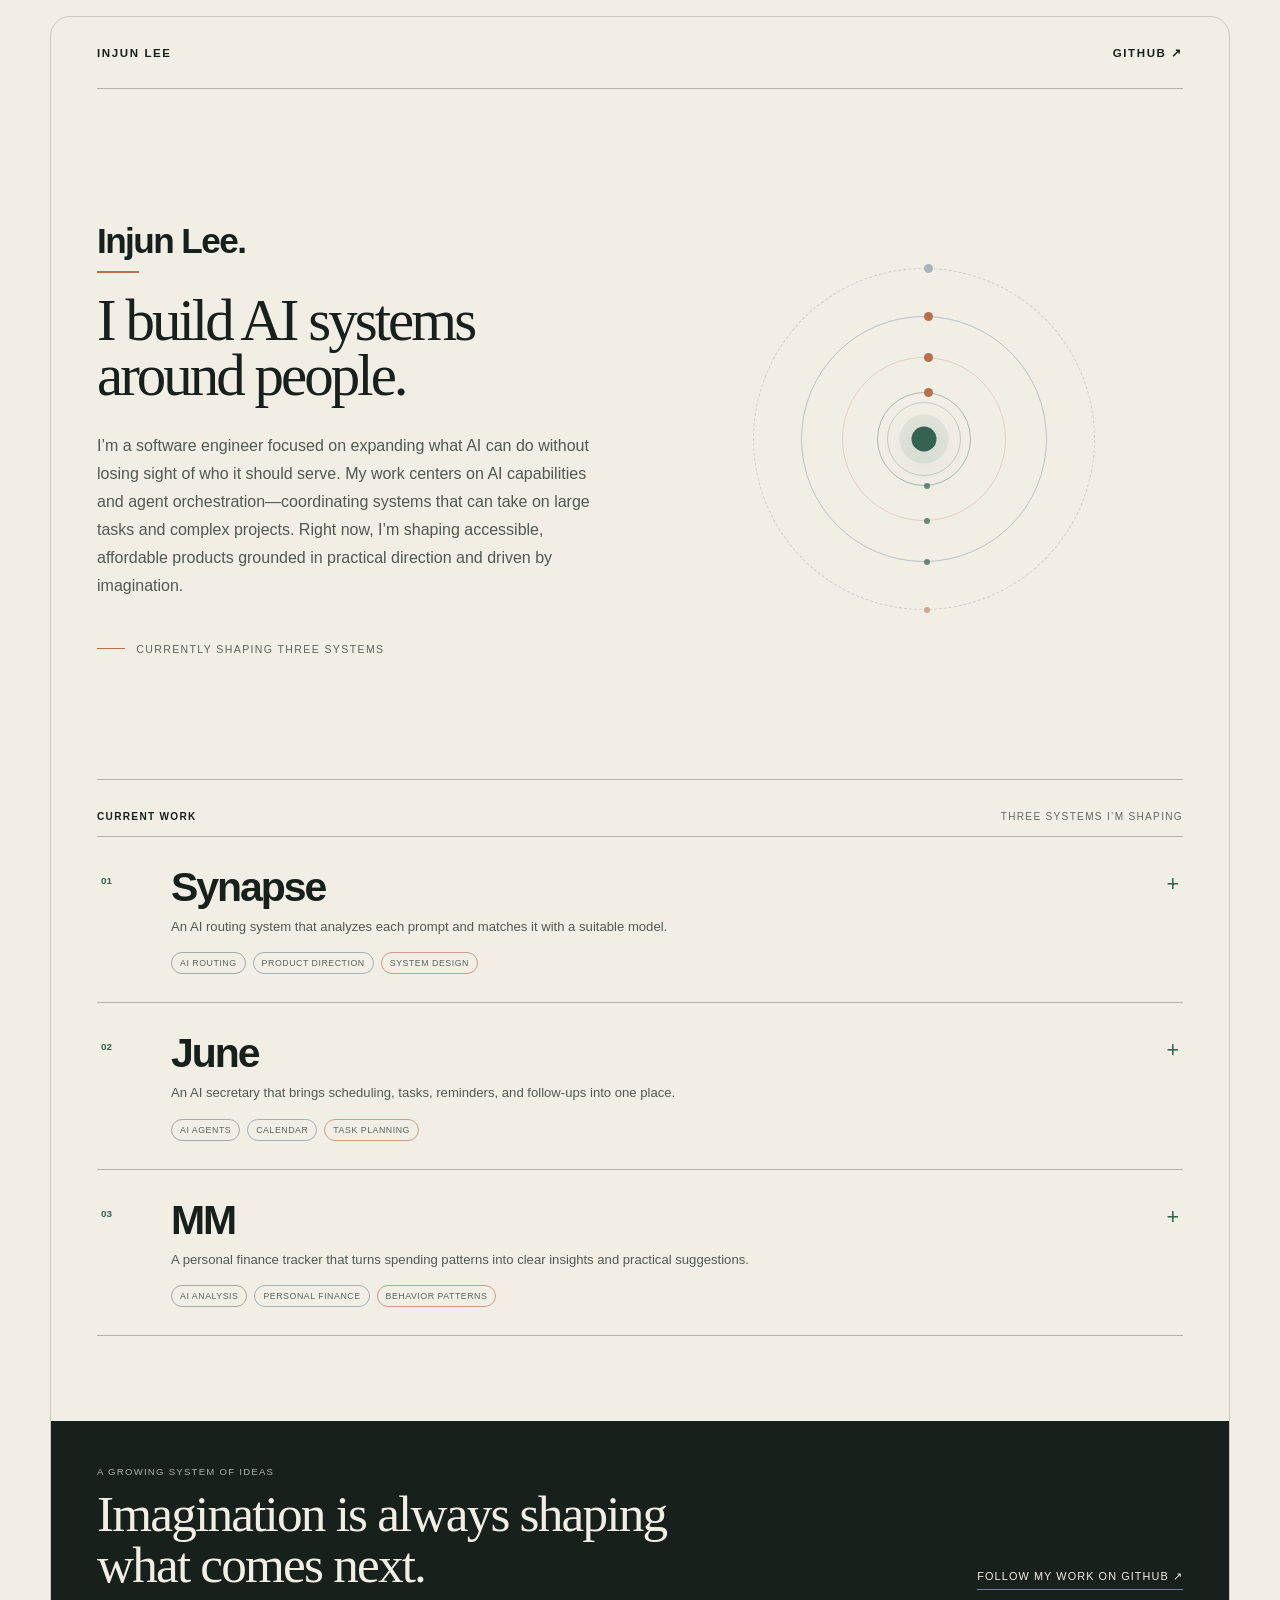
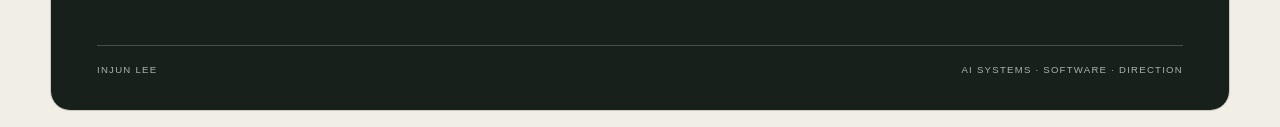
<file: site/index.html>
<!doctype html>
<html lang="en">
<head>
  <meta charset="utf-8">
  <meta http-equiv="Content-Security-Policy" content="default-src 'none'; script-src 'self'; style-src 'self'; img-src 'self'; font-src 'self'; connect-src 'none'; object-src 'none'; base-uri 'none'; form-action 'none'; frame-src 'none'; media-src 'none'; worker-src 'none'; manifest-src 'none'">
  <meta name="referrer" content="no-referrer">
  <meta name="viewport" content="width=device-width, initial-scale=1">
  <meta name="description" content="Injun Lee shapes human-centered AI systems through product direction, agent orchestration, and careful software engineering.">
  <title>Injun Lee — AI Systems</title>
  <link rel="icon" href="assets/favicon.svg" type="image/svg+xml">
  <link rel="stylesheet" href="styles.css">
  <script src="script.js" defer></script>
</head>
<body>
  <a class="skip-link" href="#current-work">Skip to current work</a>
  <main class="site-shell">
    <nav class="site-nav" aria-label="Primary">
      <a class="identity" href="#top">Injun Lee</a>
      <a href="https://github.com/June74" target="_blank" rel="noopener noreferrer">GitHub <span aria-hidden="true">↗</span></a>
    </nav>

    <header class="hero" id="top">
      <div class="hero-copy">
        <h1><span class="hero-name">Injun Lee.</span><span class="hero-thesis-line">I build AI systems</span><span class="hero-thesis-line">around people.</span></h1>
        <p>I’m a software engineer focused on expanding what AI can do without losing sight of who it should serve. My work centers on AI capabilities and agent orchestration—coordinating systems that can take on large tasks and complex projects. Right now, I’m shaping accessible, affordable products grounded in practical direction and driven by imagination.</p>
        <a class="hero-jump" href="#current-work">Currently shaping three systems</a>
      </div>
      <div class="solar-system" role="img" aria-label="An abstract central intelligence with signals orbiting at several distances">
        <span class="orbit orbit-four"></span><span class="orbit orbit-three"></span>
        <span class="orbit orbit-two"></span><span class="orbit orbit-one"></span>
        <span class="core-halo"></span><span class="core"></span>
      </div>
    </header>

    <section class="work-section" id="current-work" aria-labelledby="work-heading">
      <div class="section-heading"><h2 id="work-heading">Current work</h2><p>Three systems I’m shaping</p></div>

      <details class="project" data-project="synapse">
        <summary class="project-summary">
          <span class="project-number">01</span>
          <span class="project-copy"><span class="project-name">Synapse</span><span class="project-line">An AI routing system that analyzes each prompt and matches it with a suitable model.</span><span class="topics"><span>AI routing</span><span>Product direction</span><span>System design</span></span></span>
          <span class="project-plus" aria-hidden="true">+</span>
        </summary>
        <div class="project-panel">
          <figure class="project-visual synapse-visual" aria-labelledby="synapse-caption">
            <figcaption id="synapse-caption"><span>A glimpse of the routing flow</span><span>Illustrative system view</span></figcaption>
            <svg class="synapse-diagram" viewBox="0 0 570 220" role="img" aria-label="A prompt enters a router, four aligned model choices appear, and one selected model produces an answer">
              <rect class="diagram-box prompt-box" x="18" y="82" width="112" height="56" rx="9"/>
              <text x="33" y="103" class="diagram-label">PROMPT</text><text x="33" y="122">Plan my week...</text>
              <path class="route route-inbound route-selected" d="M130 110 C151 110 161 110 181 110"/>
              <rect class="router-box" x="181" y="72" width="86" height="76" rx="12"/>
              <text x="202" y="105" class="router-label">ROUTER</text><text x="196" y="123" class="router-subtitle">analyze · match</text>
              <path class="route route-a" d="M267 110 C289 74 303 34 330 33"/>
              <path class="route route-b route-selected" d="M267 110 C290 92 304 76 330 75"/>
              <path class="route route-c" d="M267 110 C290 117 305 118 330 117"/>
              <path class="route route-d" d="M267 110 C290 144 305 159 330 159"/>
              <rect class="diagram-box" x="330" y="18" width="76" height="30" rx="7"/><text x="348" y="37">MODEL A</text>
              <rect class="model-selected" x="330" y="60" width="76" height="30" rx="7"/><text x="348" y="79" class="diagram-label">MODEL B</text>
              <rect class="diagram-box" x="330" y="102" width="76" height="30" rx="7"/><text x="348" y="121">MODEL C</text>
              <rect class="diagram-box" x="330" y="144" width="76" height="30" rx="7"/><text x="348" y="163">MODEL D</text>
              <path class="route route-answer route-selected" d="M406 75 C427 75 438 95 456 103"/>
              <rect class="answer-box" x="456" y="78" width="96" height="58" rx="9"/>
              <text x="472" y="99" class="diagram-label">ANSWER</text><text x="472" y="119" class="answer-copy">Your plan is...</text>
            </svg>
          </figure>
        </div>
      </details>

      <details class="project" data-project="june">
        <summary class="project-summary">
          <span class="project-number">02</span>
          <span class="project-copy"><span class="project-name">June</span><span class="project-line">An AI secretary that brings scheduling, tasks, reminders, and follow-ups into one place.</span><span class="topics"><span>AI agents</span><span>Calendar</span><span>Task planning</span></span></span>
          <span class="project-plus" aria-hidden="true">+</span>
        </summary>
        <div class="project-panel">
          <figure class="project-visual june-visual" aria-labelledby="june-caption">
            <figcaption id="june-caption"><span>A week taking shape</span><span>Calendar and follow-through</span><span class="diagram-description">An illustrative weekly calendar pairs planned events with follow-through tasks.</span></figcaption>
            <div class="june-layout" aria-hidden="true">
              <div class="calendar-card"><div class="mini-heading"><span>Weekly calendar</span><span>May 11–15</span></div>
                <div class="schedule-grid"><span></span><span>MON</span><span>TUE</span><span>WED</span><span>THU</span><span>FRI</span>
                  <span class="time">9:00</span><span class="slot"><span class="calendar-event event-one">Plan week</span></span><span class="slot"></span><span class="slot"><span class="calendar-event copper event-two">Review</span></span><span class="slot"></span><span class="slot"></span>
                  <span class="time">11:00</span><span class="slot"></span><span class="slot"><span class="calendar-event slate event-three">Focus</span></span><span class="slot"></span><span class="slot"></span><span class="slot"></span>
                  <span class="time">1:00</span><span class="slot"></span><span class="slot"></span><span class="slot"></span><span class="slot"><span class="calendar-event event-four">Calendar sync</span></span><span class="slot"></span>
                  <span class="time">3:00</span><span class="slot"></span><span class="slot"></span><span class="slot"></span><span class="slot"></span><span class="slot"><span class="calendar-event copper event-five">Follow-up</span></span>
                </div>
              </div>
              <div class="todo-card"><div class="mini-heading"><span>To-do</span><span>4 items</span></div><p class="task task-one">Confirm appointment</p><p class="task task-two">Prepare weekly plan</p><p class="task task-three">Send follow-up</p><p class="task task-four">Block focus time</p></div>
            </div>
          </figure>
        </div>
      </details>

      <details class="project" data-project="mm">
        <summary class="project-summary">
          <span class="project-number">03</span>
          <span class="project-copy"><span class="project-name">MM</span><span class="project-line">A personal finance tracker that turns spending patterns into clear insights and practical suggestions.</span><span class="topics"><span>AI analysis</span><span>Personal finance</span><span>Behavior patterns</span></span></span>
          <span class="project-plus" aria-hidden="true">+</span>
        </summary>
        <div class="project-panel">
          <figure class="project-visual mm-visual" aria-labelledby="mm-caption">
            <figcaption id="mm-caption"><span>Patterns become practical suggestions</span><span>Illustrative sample values</span><span class="diagram-description">A sample spending chart pairs the weekly budget with practical suggestions.</span></figcaption>
            <div class="mm-layout" aria-hidden="true">
              <div class="chart-card"><div class="mini-heading"><span>Daily spending</span><span>This week · $300</span></div>
                <svg class="spending-chart" data-daily-spending="20 35 25 90 45 55 30" viewBox="0 0 300 135"><line class="chart-grid" x1="28" y1="20" x2="290" y2="20"/><line class="chart-grid" x1="28" y1="58" x2="290" y2="58"/><line class="chart-grid" x1="28" y1="96" x2="290" y2="96"/><text x="3" y="23">$120</text><text x="9" y="61">$60</text><text x="15" y="99">$0</text><text x="28" y="120">M</text><text x="68" y="120">T</text><text x="108" y="120">W</text><text x="148" y="120">T</text><text x="188" y="120">F</text><text x="228" y="120">S</text><text x="271" y="120">S</text><path class="spending-path" d="M31 83.33 L71 73.83 L111 80.17 L151 39 L191 67.5 L231 61.17 L274 77"/><circle class="chart-point" cx="151" cy="39" r="4"/></svg>
                <div class="budget-copy"><span>Weekly plan: $500 · spent: $300</span><strong>$200 remaining</strong></div><div class="budget-track"><span class="budget-fill"></span></div>
              </div>
              <div class="insights-card"><div class="mini-heading"><span>Suggestions</span><span>2 patterns</span></div><p class="insight-card insight-one"><strong>Dining · $86 this week</strong>Try two home-cooked meals next week.</p><p class="insight-card insight-two"><strong>Weekly balance</strong>You have $200 left from your $500 plan.</p></div>
            </div>
          </figure>
        </div>
      </details>
    </section>

    <footer class="site-footer"><div><p>A growing system of ideas</p><h2>Imagination is always shaping what comes next.</h2></div><a href="https://github.com/June74" target="_blank" rel="noopener noreferrer">Follow my work on GitHub <span aria-hidden="true">↗</span></a><p class="footer-meta"><span>Injun Lee</span><span>AI systems · software · direction</span></p></footer>
  </main>
</body>
</html>
</file>
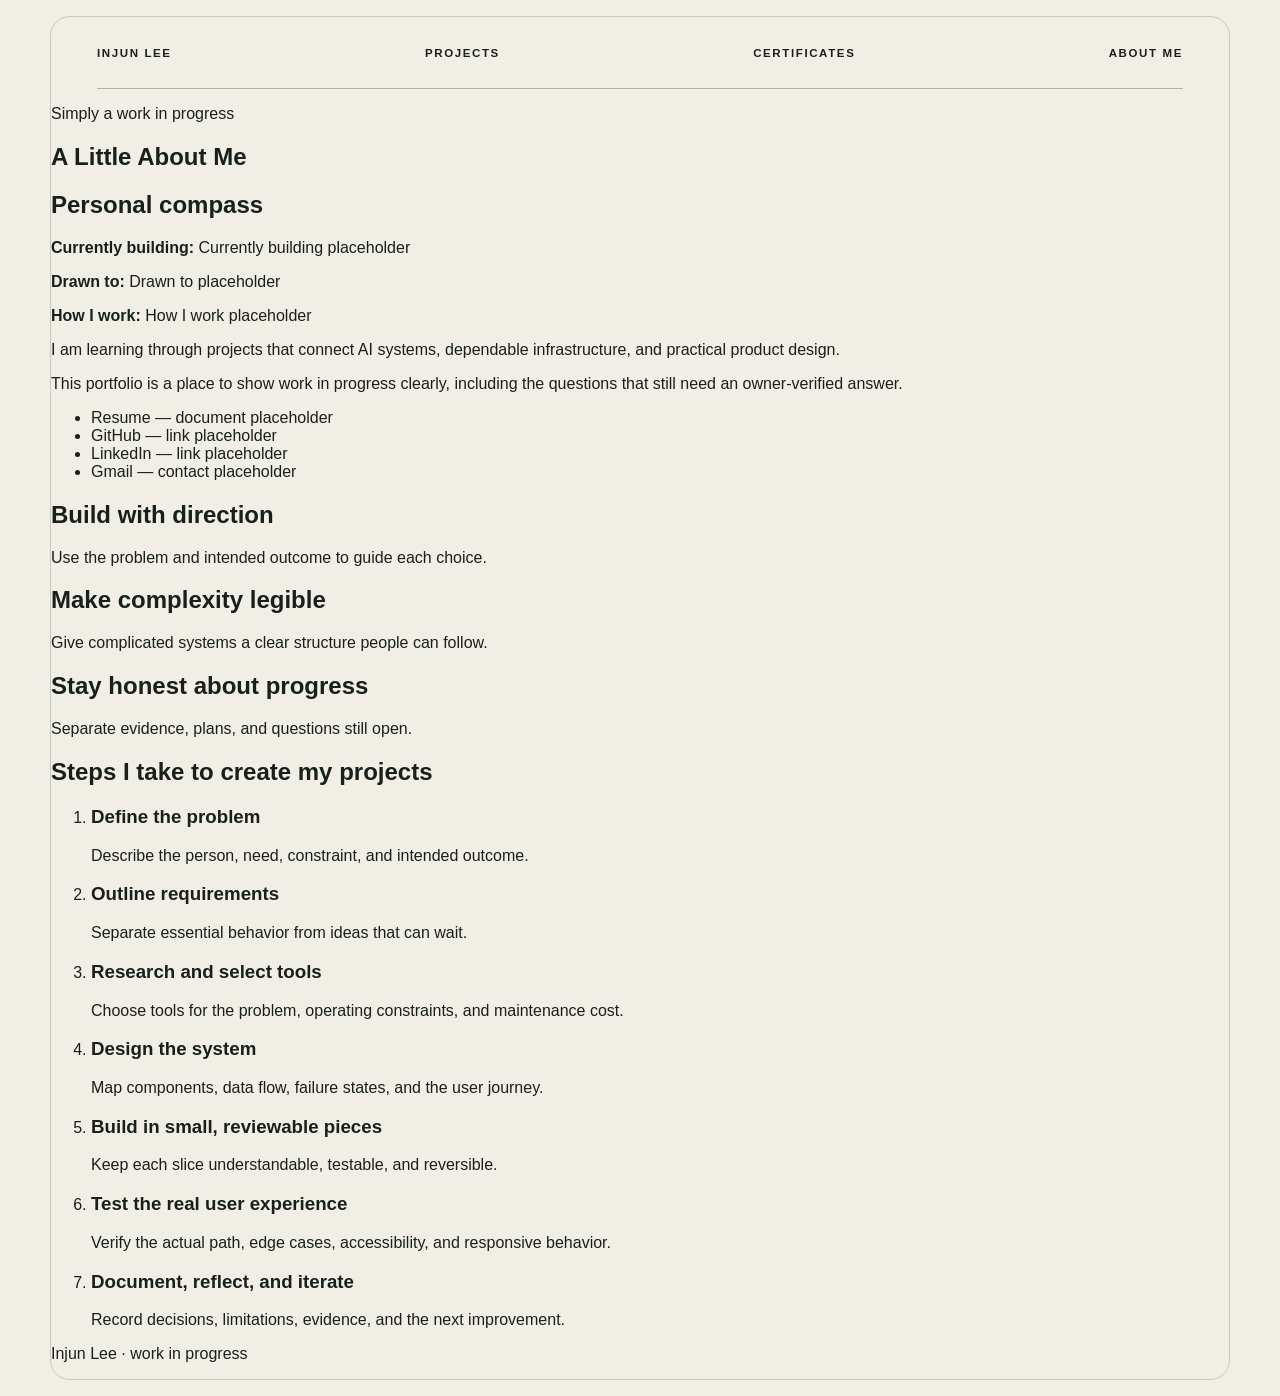
<file: site/about/index.html>
<!doctype html>
<html lang="en">
<head>
  <meta charset="utf-8">
  <meta http-equiv="Content-Security-Policy" content="default-src 'none'; script-src 'self'; style-src 'self'; img-src 'self'; font-src 'self'; connect-src 'none'; object-src 'none'; base-uri 'none'; form-action 'none'; frame-src 'none'; media-src 'none'; worker-src 'none'; manifest-src 'none'">
  <meta name="referrer" content="no-referrer">
  <meta name="viewport" content="width=device-width, initial-scale=1">
  <meta name="description" content="About Injun Lee and the project workflow he uses.">
  <title>About Me — Injun Lee</title>
  <link rel="icon" href="../assets/favicon.svg" type="image/svg+xml">
  <link rel="stylesheet" href="../styles.css">
  <script src="../script.js" defer></script>
</head>
<body>
  <a class="skip-link" href="#main-content">Skip to main content</a>
  <main class="site-shell about-page" id="main-content">
    <nav class="site-nav" aria-label="Primary"><a class="identity" href="../">Injun Lee</a><a href="../projects/">Projects</a><a href="../certificates/">Certificates</a><a href="./">About Me</a></nav>
    <section class="about-introduction" aria-labelledby="about-heading">
      <div><p class="eyebrow">Simply a work in progress</p><h1 id="about-heading">A Little About Me</h1><aside class="personal-compass"><h2>Personal compass</h2><p><strong>Currently building:</strong> Currently building placeholder</p><p><strong>Drawn to:</strong> Drawn to placeholder</p><p><strong>How I work:</strong> How I work placeholder</p></aside></div>
      <div><p>I am learning through projects that connect AI systems, dependable infrastructure, and practical product design.</p><p>This portfolio is a place to show work in progress clearly, including the questions that still need an owner-verified answer.</p><ul class="destination-list" aria-label="Public destination placeholders"><li><span>Resume — document placeholder</span></li><li><span>GitHub — link placeholder</span></li><li><span>LinkedIn — link placeholder</span></li><li><span>Gmail — contact placeholder</span></li></ul></div>
    </section>
    <section class="values" aria-label="Working values"><article><h2>Build with direction</h2><p>Use the problem and intended outcome to guide each choice.</p></article><article><h2>Make complexity legible</h2><p>Give complicated systems a clear structure people can follow.</p></article><article><h2>Stay honest about progress</h2><p>Separate evidence, plans, and questions still open.</p></article></section>
    <section class="workflow" aria-labelledby="workflow-heading"><h2 id="workflow-heading">Steps I take to create my projects</h2><ol>
      <li><h3>Define the problem</h3><p>Describe the person, need, constraint, and intended outcome.</p></li>
      <li><h3>Outline requirements</h3><p>Separate essential behavior from ideas that can wait.</p></li>
      <li><h3>Research and select tools</h3><p>Choose tools for the problem, operating constraints, and maintenance cost.</p></li>
      <li><h3>Design the system</h3><p>Map components, data flow, failure states, and the user journey.</p></li>
      <li><h3>Build in small, reviewable pieces</h3><p>Keep each slice understandable, testable, and reversible.</p></li>
      <li><h3>Test the real user experience</h3><p>Verify the actual path, edge cases, accessibility, and responsive behavior.</p></li>
      <li><h3>Document, reflect, and iterate</h3><p>Record decisions, limitations, evidence, and the next improvement.</p></li>
    </ol></section>
    <footer class="page-footer"><p>Injun Lee · work in progress</p></footer>
  </main>
</body>
</html>
</file>
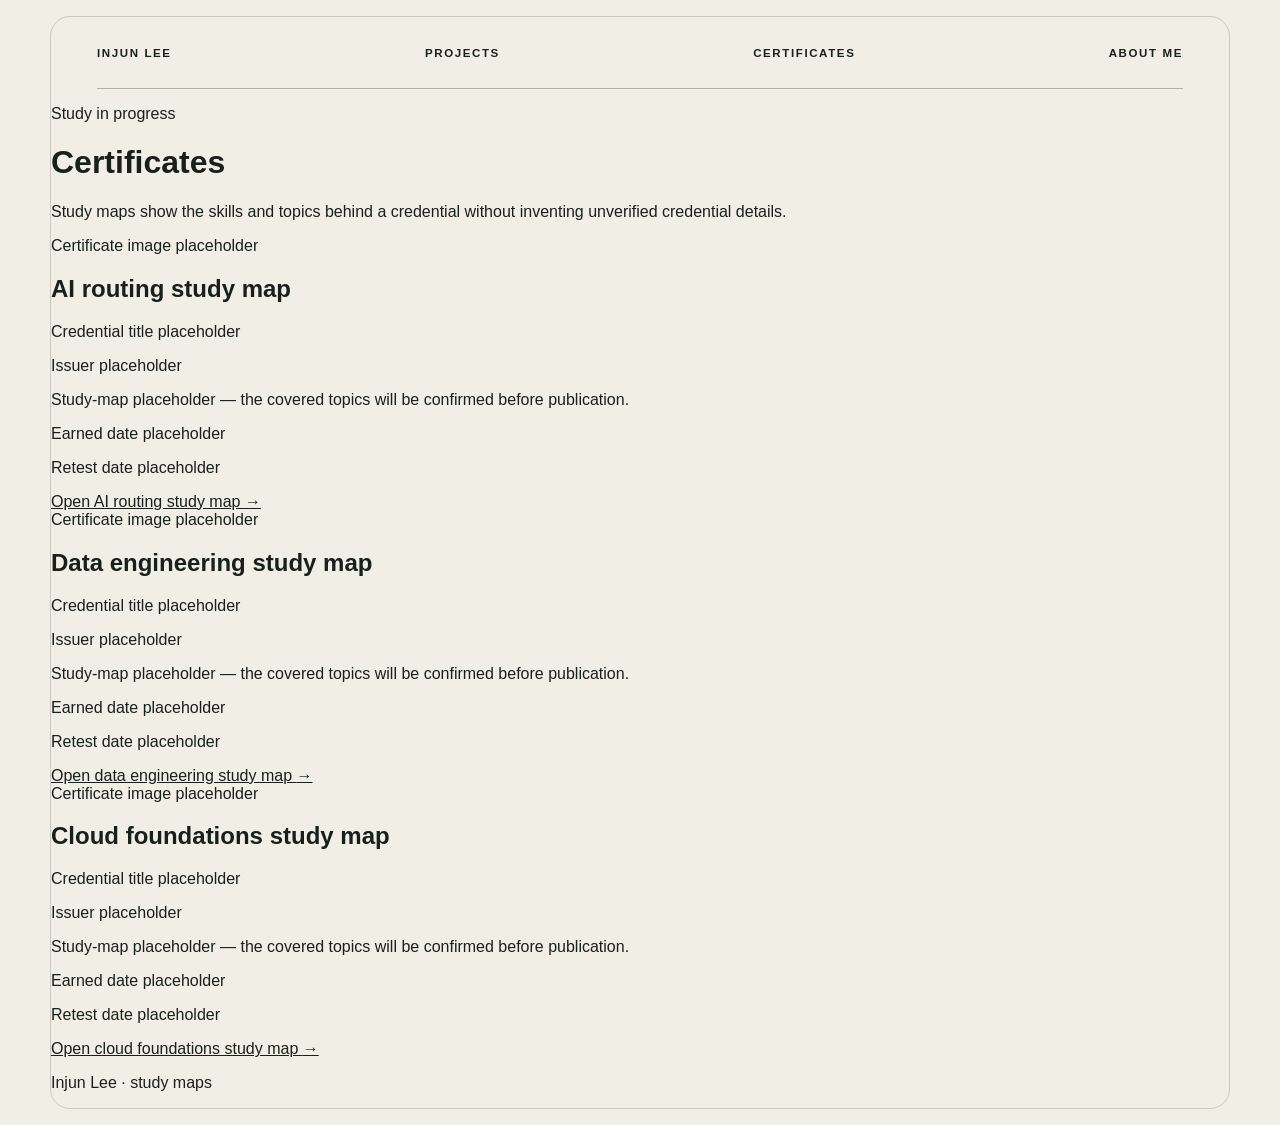
<file: site/certificates/index.html>
<!doctype html>
<html lang="en">
<head>
  <meta charset="utf-8">
  <meta http-equiv="Content-Security-Policy" content="default-src 'none'; script-src 'self'; style-src 'self'; img-src 'self'; font-src 'self'; connect-src 'none'; object-src 'none'; base-uri 'none'; form-action 'none'; frame-src 'none'; media-src 'none'; worker-src 'none'; manifest-src 'none'">
  <meta name="referrer" content="no-referrer">
  <meta name="viewport" content="width=device-width, initial-scale=1">
  <meta name="description" content="Certificate study maps by Injun Lee.">
  <title>Certificates — Injun Lee</title>
  <link rel="icon" href="../assets/favicon.svg" type="image/svg+xml">
  <link rel="stylesheet" href="../styles.css">
  <script src="../script.js" defer></script>
</head>
<body>
  <a class="skip-link" href="#main-content">Skip to main content</a>
  <main class="site-shell page-shell" id="main-content">
    <nav class="site-nav" aria-label="Primary"><a class="identity" href="../">Injun Lee</a><a href="../projects/">Projects</a><a href="./">Certificates</a><a href="../about/">About Me</a></nav>
    <header class="page-introduction"><p class="eyebrow">Study in progress</p><h1>Certificates</h1><p>Study maps show the skills and topics behind a credential without inventing unverified credential details.</p></header>
    <section class="certificate-grid" aria-label="Certificate study maps">
      <article class="certificate-card" data-certificate="ai-routing"><div class="certificate-image-placeholder" role="img" aria-label="Certificate image placeholder">Certificate image placeholder</div><h2>AI routing study map</h2><p>Credential title placeholder</p><p>Issuer placeholder</p><p>Study-map placeholder — the covered topics will be confirmed before publication.</p><p>Earned date placeholder</p><p>Retest date placeholder</p><a href="ai-routing/">Open AI routing study map <span aria-hidden="true">→</span></a></article>
      <article class="certificate-card" data-certificate="data-engineering"><div class="certificate-image-placeholder" role="img" aria-label="Certificate image placeholder">Certificate image placeholder</div><h2>Data engineering study map</h2><p>Credential title placeholder</p><p>Issuer placeholder</p><p>Study-map placeholder — the covered topics will be confirmed before publication.</p><p>Earned date placeholder</p><p>Retest date placeholder</p><a href="data-engineering/">Open data engineering study map <span aria-hidden="true">→</span></a></article>
      <article class="certificate-card" data-certificate="cloud-foundations"><div class="certificate-image-placeholder" role="img" aria-label="Certificate image placeholder">Certificate image placeholder</div><h2>Cloud foundations study map</h2><p>Credential title placeholder</p><p>Issuer placeholder</p><p>Study-map placeholder — the covered topics will be confirmed before publication.</p><p>Earned date placeholder</p><p>Retest date placeholder</p><a href="cloud-foundations/">Open cloud foundations study map <span aria-hidden="true">→</span></a></article>
    </section>
    <footer class="page-footer"><p>Injun Lee · study maps</p></footer>
  </main>
</body>
</html>
</file>
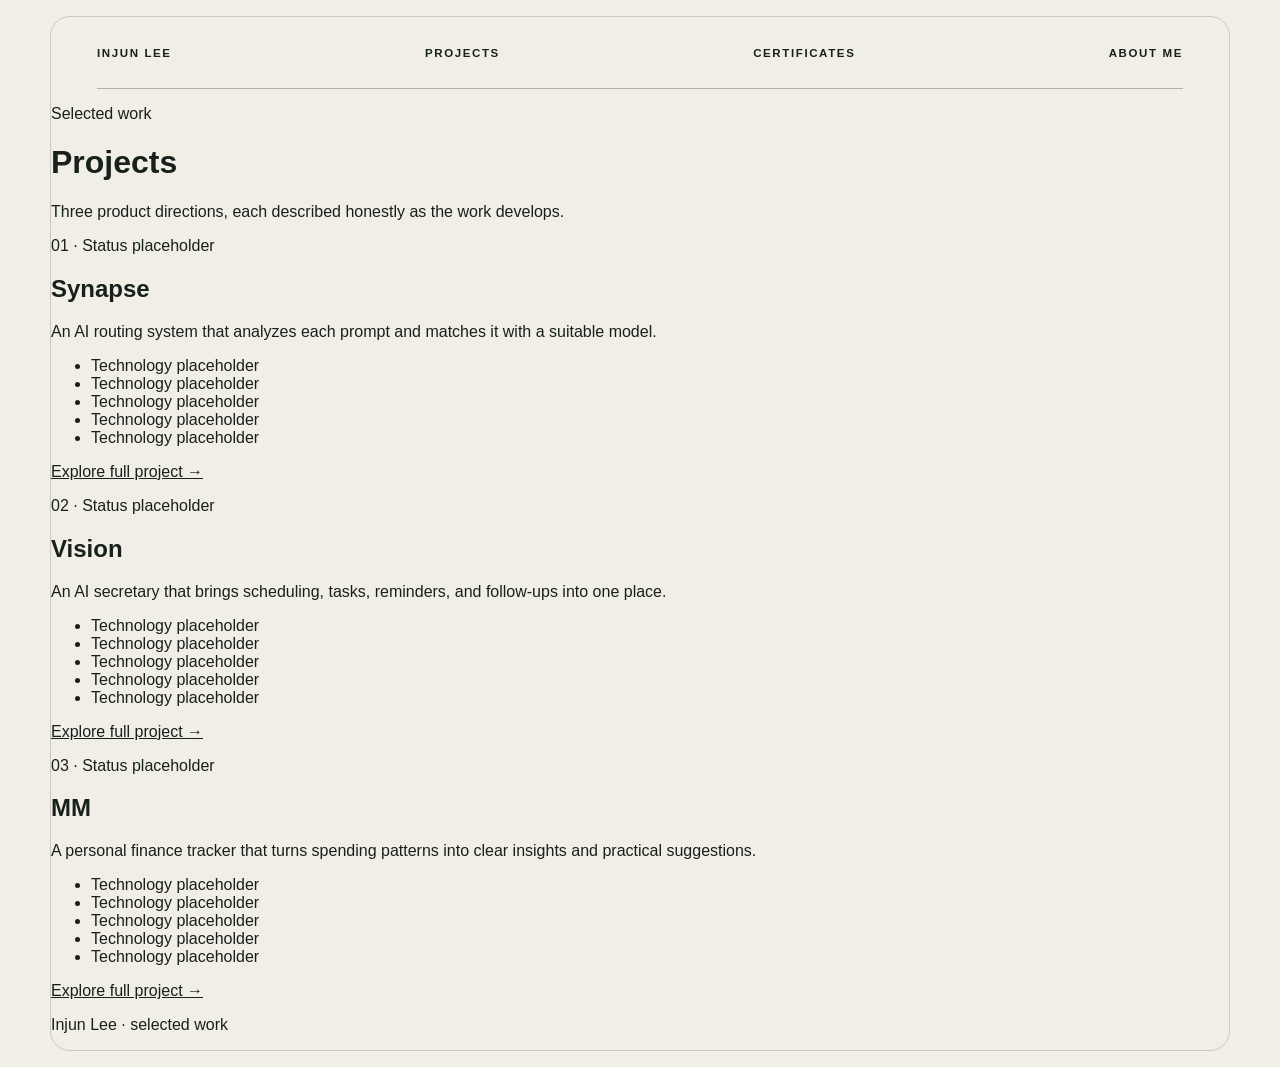
<file: site/projects/index.html>
<!doctype html>
<html lang="en">
<head>
  <meta charset="utf-8">
  <meta http-equiv="Content-Security-Policy" content="default-src 'none'; script-src 'self'; style-src 'self'; img-src 'self'; font-src 'self'; connect-src 'none'; object-src 'none'; base-uri 'none'; form-action 'none'; frame-src 'none'; media-src 'none'; worker-src 'none'; manifest-src 'none'">
  <meta name="referrer" content="no-referrer">
  <meta name="viewport" content="width=device-width, initial-scale=1">
  <meta name="description" content="Selected projects by Injun Lee.">
  <title>Projects — Injun Lee</title>
  <link rel="icon" href="../assets/favicon.svg" type="image/svg+xml">
  <link rel="stylesheet" href="../styles.css">
  <script src="../script.js" defer></script>
</head>
<body>
  <a class="skip-link" href="#main-content">Skip to main content</a>
  <main class="site-shell page-shell" id="main-content">
    <nav class="site-nav" aria-label="Primary">
      <a class="identity" href="../">Injun Lee</a>
      <a href="./">Projects</a>
      <a href="../certificates/">Certificates</a>
      <a href="../about/">About Me</a>
    </nav>
    <header class="page-introduction">
      <p class="eyebrow">Selected work</p>
      <h1>Projects</h1>
      <p>Three product directions, each described honestly as the work develops.</p>
    </header>
    <section class="project-grid" aria-label="Project case studies">
      <article class="project-card" data-project="synapse">
        <p class="project-index">01 · Status placeholder</p>
        <h2>Synapse</h2>
        <p>An AI routing system that analyzes each prompt and matches it with a suitable model.</p>
        <ul class="tag-list" aria-label="Synapse technology placeholders"><li>Technology placeholder</li><li>Technology placeholder</li><li>Technology placeholder</li><li>Technology placeholder</li><li>Technology placeholder</li></ul>
        <a href="synapse/">Explore full project <span aria-hidden="true">→</span></a>
      </article>
      <article class="project-card" data-project="vision">
        <p class="project-index">02 · Status placeholder</p>
        <h2>Vision</h2>
        <p>An AI secretary that brings scheduling, tasks, reminders, and follow-ups into one place.</p>
        <ul class="tag-list" aria-label="Vision technology placeholders"><li>Technology placeholder</li><li>Technology placeholder</li><li>Technology placeholder</li><li>Technology placeholder</li><li>Technology placeholder</li></ul>
        <a href="vision/">Explore full project <span aria-hidden="true">→</span></a>
      </article>
      <article class="project-card" data-project="mm">
        <p class="project-index">03 · Status placeholder</p>
        <h2>MM</h2>
        <p>A personal finance tracker that turns spending patterns into clear insights and practical suggestions.</p>
        <ul class="tag-list" aria-label="MM technology placeholders"><li>Technology placeholder</li><li>Technology placeholder</li><li>Technology placeholder</li><li>Technology placeholder</li><li>Technology placeholder</li></ul>
        <a href="mm/">Explore full project <span aria-hidden="true">→</span></a>
      </article>
    </section>
    <footer class="page-footer"><p>Injun Lee · selected work</p></footer>
  </main>
</body>
</html>
</file>
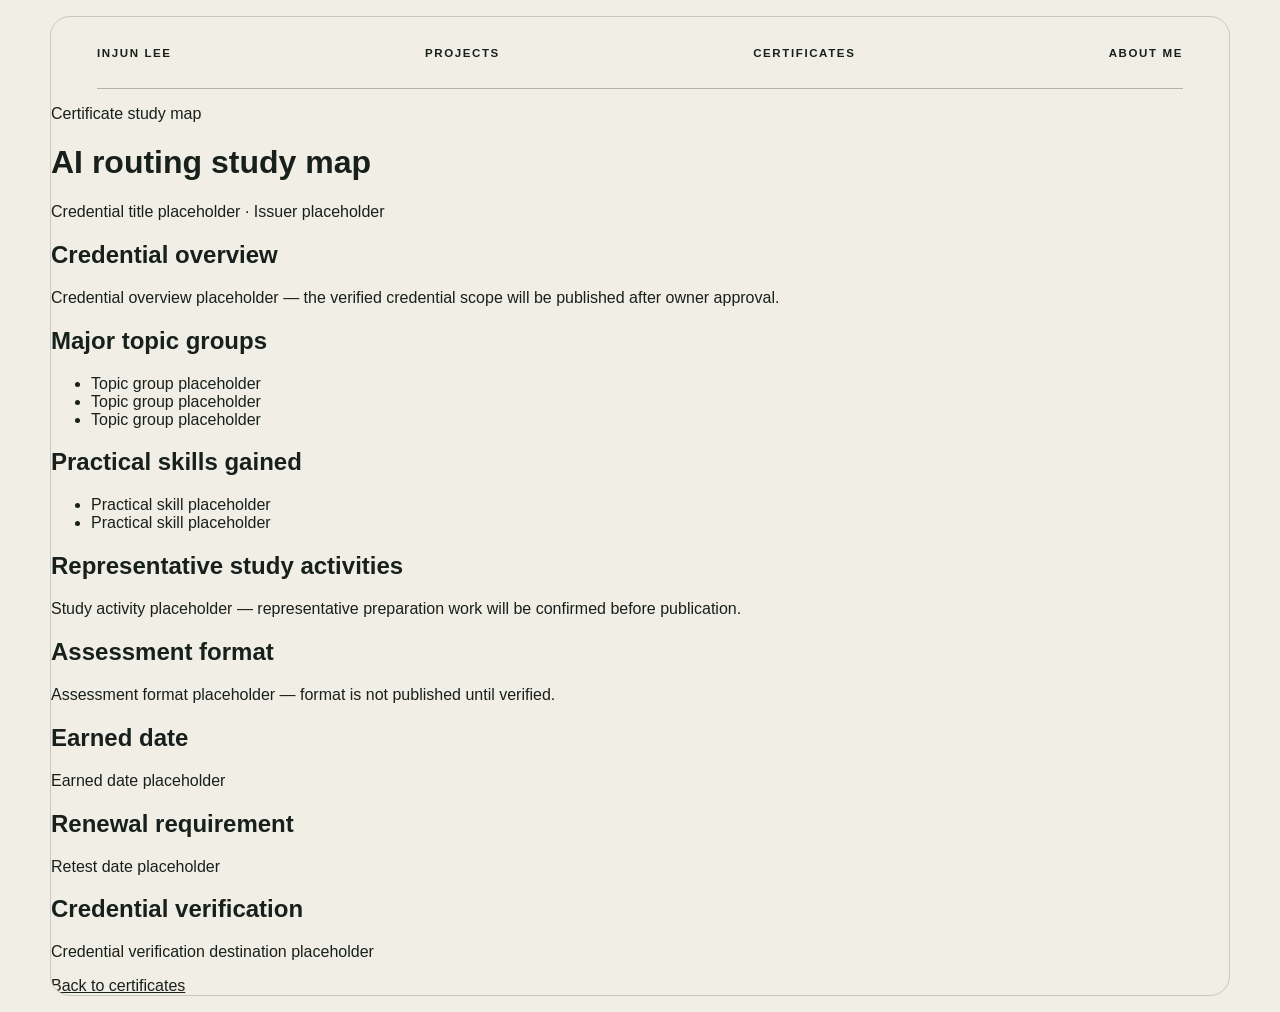
<file: site/certificates/ai-routing/index.html>
<!doctype html>
<html lang="en">
<head>
  <meta charset="utf-8">
  <meta http-equiv="Content-Security-Policy" content="default-src 'none'; script-src 'self'; style-src 'self'; img-src 'self'; font-src 'self'; connect-src 'none'; object-src 'none'; base-uri 'none'; form-action 'none'; frame-src 'none'; media-src 'none'; worker-src 'none'; manifest-src 'none'">
  <meta name="referrer" content="no-referrer">
  <meta name="viewport" content="width=device-width, initial-scale=1">
  <meta name="description" content="AI routing certificate study map by Injun Lee.">
  <title>AI Routing Study Map — Injun Lee</title>
  <link rel="icon" href="../../assets/favicon.svg" type="image/svg+xml">
  <link rel="stylesheet" href="../../styles.css">
  <script src="../../script.js" defer></script>
</head>
<body>
  <a class="skip-link" href="#main-content">Skip to main content</a>
  <main class="site-shell study-map" id="main-content">
    <nav class="site-nav" aria-label="Primary"><a class="identity" href="../../">Injun Lee</a><a href="../../projects/">Projects</a><a href="../">Certificates</a><a href="../../about/">About Me</a></nav>
    <header class="page-introduction"><p class="eyebrow">Certificate study map</p><h1>AI routing study map</h1><p>Credential title placeholder · Issuer placeholder</p></header>
    <section><h2>Credential overview</h2><p>Credential overview placeholder — the verified credential scope will be published after owner approval.</p></section>
    <section><h2>Major topic groups</h2><ul><li>Topic group placeholder</li><li>Topic group placeholder</li><li>Topic group placeholder</li></ul></section>
    <section><h2>Practical skills gained</h2><ul><li>Practical skill placeholder</li><li>Practical skill placeholder</li></ul></section>
    <section><h2>Representative study activities</h2><p>Study activity placeholder — representative preparation work will be confirmed before publication.</p></section>
    <section><h2>Assessment format</h2><p>Assessment format placeholder — format is not published until verified.</p></section>
    <section><h2>Earned date</h2><p>Earned date placeholder</p></section>
    <section><h2>Renewal requirement</h2><p>Retest date placeholder</p></section>
    <section><h2>Credential verification</h2><p>Credential verification destination placeholder</p></section>
    <footer class="page-footer"><a href="../">Back to certificates</a></footer>
  </main>
</body>
</html>
</file>
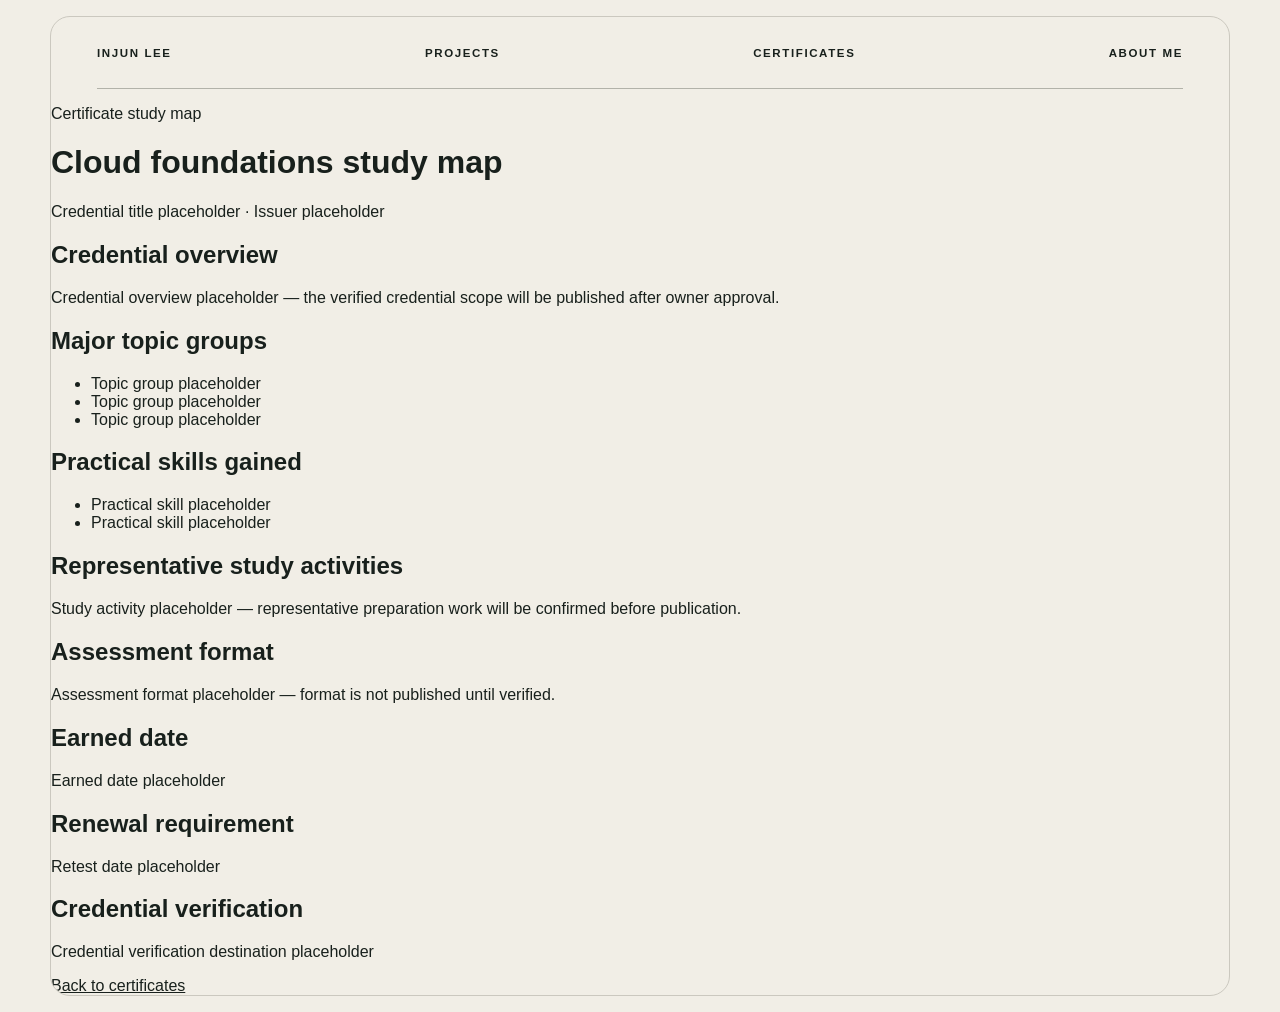
<file: site/certificates/cloud-foundations/index.html>
<!doctype html>
<html lang="en">
<head>
  <meta charset="utf-8">
  <meta http-equiv="Content-Security-Policy" content="default-src 'none'; script-src 'self'; style-src 'self'; img-src 'self'; font-src 'self'; connect-src 'none'; object-src 'none'; base-uri 'none'; form-action 'none'; frame-src 'none'; media-src 'none'; worker-src 'none'; manifest-src 'none'">
  <meta name="referrer" content="no-referrer">
  <meta name="viewport" content="width=device-width, initial-scale=1">
  <meta name="description" content="Cloud foundations certificate study map by Injun Lee.">
  <title>Cloud Foundations Study Map — Injun Lee</title>
  <link rel="icon" href="../../assets/favicon.svg" type="image/svg+xml">
  <link rel="stylesheet" href="../../styles.css">
  <script src="../../script.js" defer></script>
</head>
<body>
  <a class="skip-link" href="#main-content">Skip to main content</a>
  <main class="site-shell study-map" id="main-content">
    <nav class="site-nav" aria-label="Primary"><a class="identity" href="../../">Injun Lee</a><a href="../../projects/">Projects</a><a href="../">Certificates</a><a href="../../about/">About Me</a></nav>
    <header class="page-introduction"><p class="eyebrow">Certificate study map</p><h1>Cloud foundations study map</h1><p>Credential title placeholder · Issuer placeholder</p></header>
    <section><h2>Credential overview</h2><p>Credential overview placeholder — the verified credential scope will be published after owner approval.</p></section>
    <section><h2>Major topic groups</h2><ul><li>Topic group placeholder</li><li>Topic group placeholder</li><li>Topic group placeholder</li></ul></section>
    <section><h2>Practical skills gained</h2><ul><li>Practical skill placeholder</li><li>Practical skill placeholder</li></ul></section>
    <section><h2>Representative study activities</h2><p>Study activity placeholder — representative preparation work will be confirmed before publication.</p></section>
    <section><h2>Assessment format</h2><p>Assessment format placeholder — format is not published until verified.</p></section>
    <section><h2>Earned date</h2><p>Earned date placeholder</p></section>
    <section><h2>Renewal requirement</h2><p>Retest date placeholder</p></section>
    <section><h2>Credential verification</h2><p>Credential verification destination placeholder</p></section>
    <footer class="page-footer"><a href="../">Back to certificates</a></footer>
  </main>
</body>
</html>
</file>
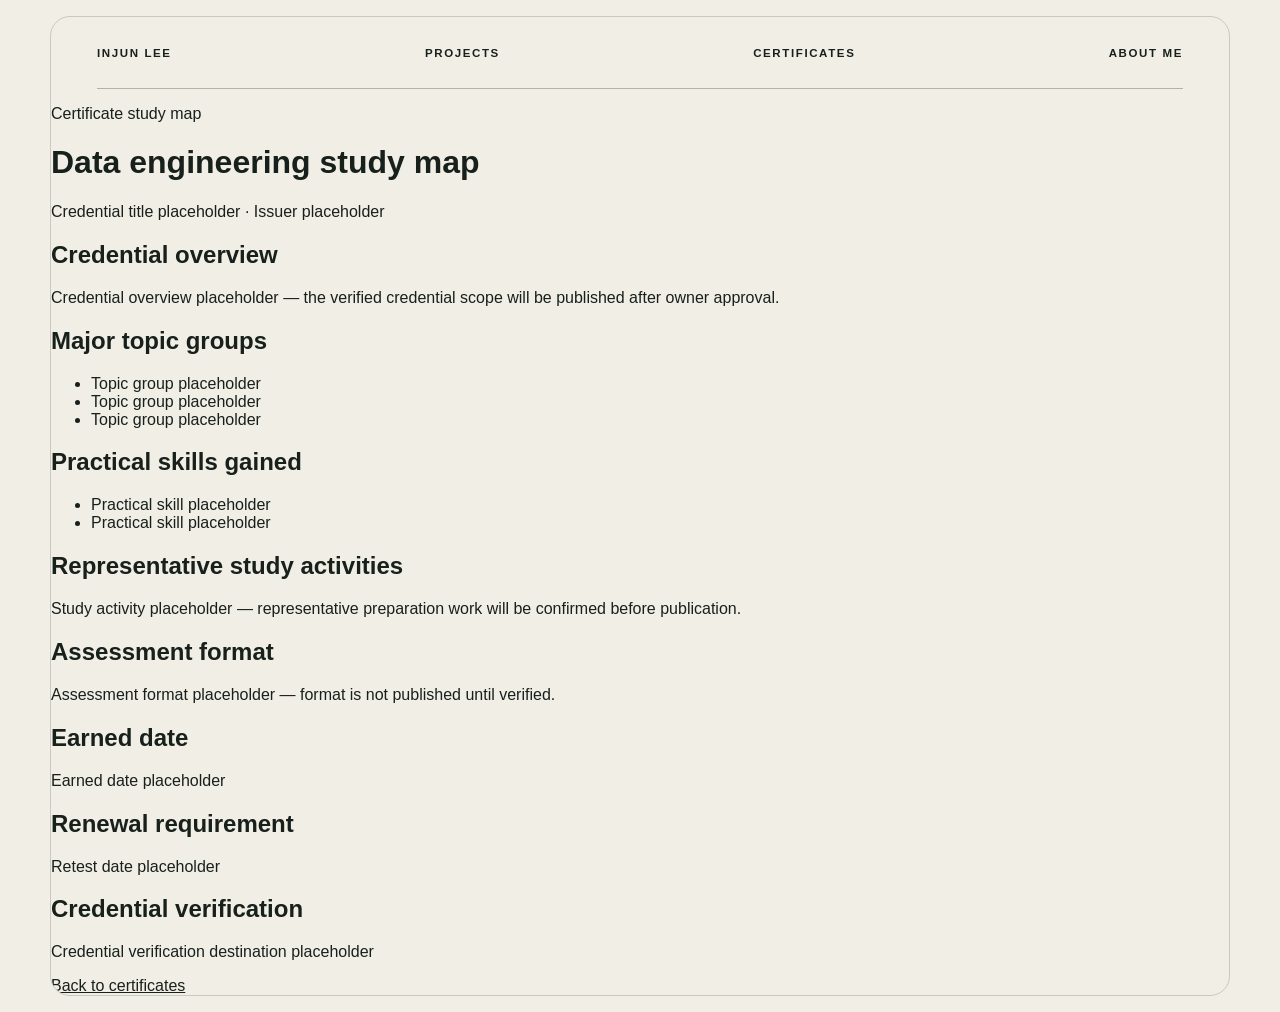
<file: site/certificates/data-engineering/index.html>
<!doctype html>
<html lang="en">
<head>
  <meta charset="utf-8">
  <meta http-equiv="Content-Security-Policy" content="default-src 'none'; script-src 'self'; style-src 'self'; img-src 'self'; font-src 'self'; connect-src 'none'; object-src 'none'; base-uri 'none'; form-action 'none'; frame-src 'none'; media-src 'none'; worker-src 'none'; manifest-src 'none'">
  <meta name="referrer" content="no-referrer">
  <meta name="viewport" content="width=device-width, initial-scale=1">
  <meta name="description" content="Data engineering certificate study map by Injun Lee.">
  <title>Data Engineering Study Map — Injun Lee</title>
  <link rel="icon" href="../../assets/favicon.svg" type="image/svg+xml">
  <link rel="stylesheet" href="../../styles.css">
  <script src="../../script.js" defer></script>
</head>
<body>
  <a class="skip-link" href="#main-content">Skip to main content</a>
  <main class="site-shell study-map" id="main-content">
    <nav class="site-nav" aria-label="Primary"><a class="identity" href="../../">Injun Lee</a><a href="../../projects/">Projects</a><a href="../">Certificates</a><a href="../../about/">About Me</a></nav>
    <header class="page-introduction"><p class="eyebrow">Certificate study map</p><h1>Data engineering study map</h1><p>Credential title placeholder · Issuer placeholder</p></header>
    <section><h2>Credential overview</h2><p>Credential overview placeholder — the verified credential scope will be published after owner approval.</p></section>
    <section><h2>Major topic groups</h2><ul><li>Topic group placeholder</li><li>Topic group placeholder</li><li>Topic group placeholder</li></ul></section>
    <section><h2>Practical skills gained</h2><ul><li>Practical skill placeholder</li><li>Practical skill placeholder</li></ul></section>
    <section><h2>Representative study activities</h2><p>Study activity placeholder — representative preparation work will be confirmed before publication.</p></section>
    <section><h2>Assessment format</h2><p>Assessment format placeholder — format is not published until verified.</p></section>
    <section><h2>Earned date</h2><p>Earned date placeholder</p></section>
    <section><h2>Renewal requirement</h2><p>Retest date placeholder</p></section>
    <section><h2>Credential verification</h2><p>Credential verification destination placeholder</p></section>
    <footer class="page-footer"><a href="../">Back to certificates</a></footer>
  </main>
</body>
</html>
</file>
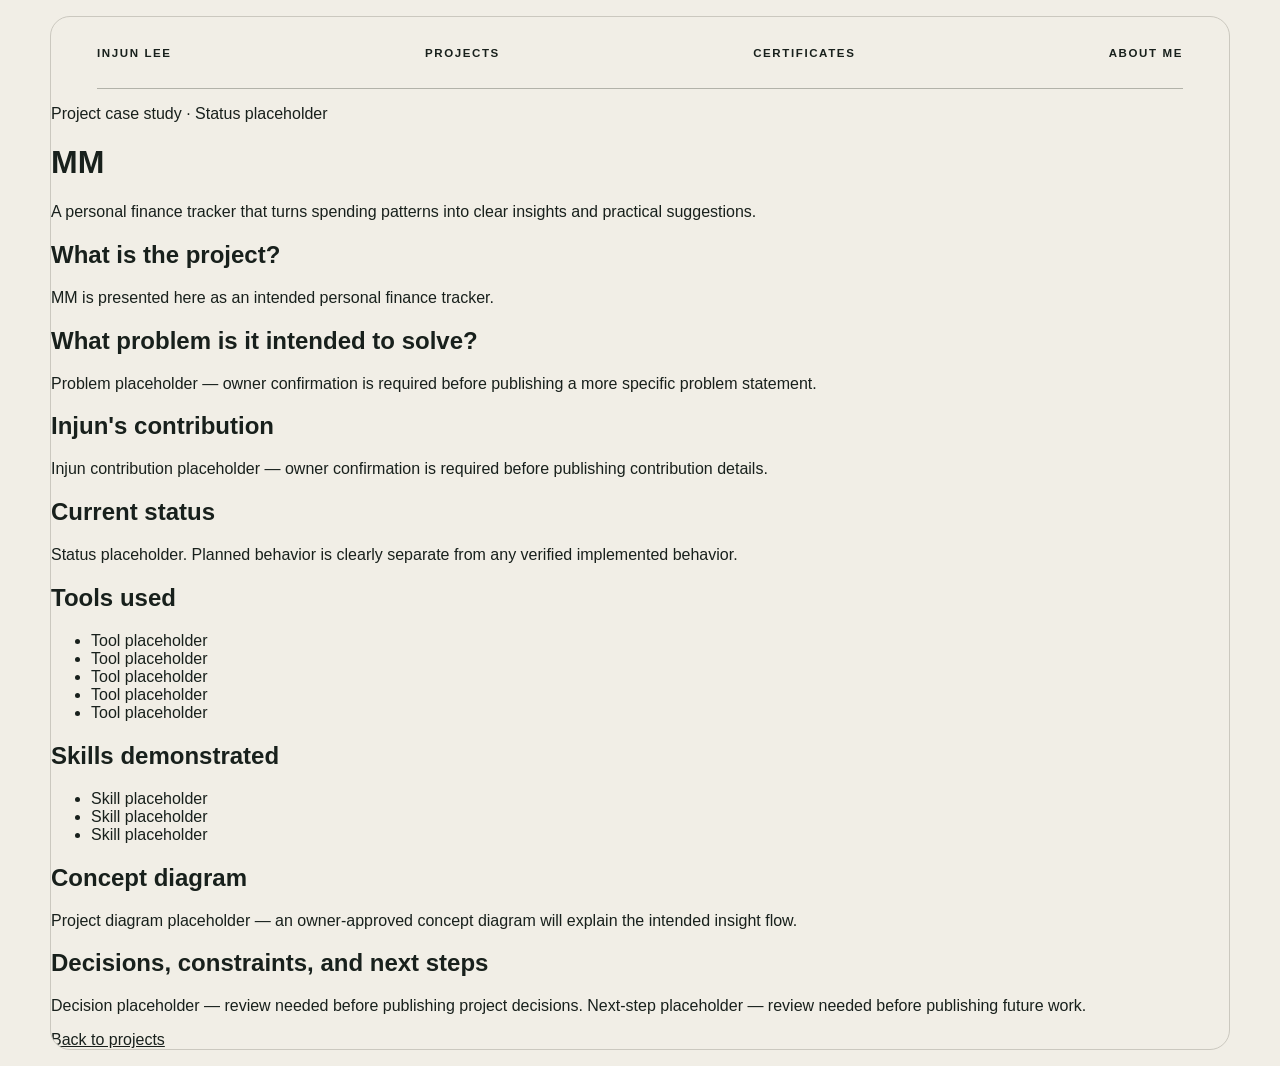
<file: site/projects/mm/index.html>
<!doctype html>
<html lang="en">
<head>
  <meta charset="utf-8">
  <meta http-equiv="Content-Security-Policy" content="default-src 'none'; script-src 'self'; style-src 'self'; img-src 'self'; font-src 'self'; connect-src 'none'; object-src 'none'; base-uri 'none'; form-action 'none'; frame-src 'none'; media-src 'none'; worker-src 'none'; manifest-src 'none'">
  <meta name="referrer" content="no-referrer">
  <meta name="viewport" content="width=device-width, initial-scale=1">
  <meta name="description" content="MM project case study by Injun Lee.">
  <title>MM — Injun Lee</title>
  <link rel="icon" href="../../assets/favicon.svg" type="image/svg+xml">
  <link rel="stylesheet" href="../../styles.css">
  <script src="../../script.js" defer></script>
</head>
<body>
  <a class="skip-link" href="#main-content">Skip to main content</a>
  <main class="site-shell case-study" id="main-content">
    <nav class="site-nav" aria-label="Primary"><a class="identity" href="../../">Injun Lee</a><a href="../">Projects</a><a href="../../certificates/">Certificates</a><a href="../../about/">About Me</a></nav>
    <header class="case-study-header"><p class="eyebrow">Project case study · Status placeholder</p><h1>MM</h1><p>A personal finance tracker that turns spending patterns into clear insights and practical suggestions.</p></header>
    <section aria-labelledby="mm-project"><h2 id="mm-project">What is the project?</h2><p>MM is presented here as an intended personal finance tracker.</p></section>
    <section aria-labelledby="mm-problem"><h2 id="mm-problem">What problem is it intended to solve?</h2><p>Problem placeholder — owner confirmation is required before publishing a more specific problem statement.</p></section>
    <section aria-labelledby="mm-contribution"><h2 id="mm-contribution">Injun's contribution</h2><p>Injun contribution placeholder — owner confirmation is required before publishing contribution details.</p></section>
    <section aria-labelledby="mm-status"><h2 id="mm-status">Current status</h2><p>Status placeholder. Planned behavior is clearly separate from any verified implemented behavior.</p></section>
    <section aria-labelledby="mm-tools"><h2 id="mm-tools">Tools used</h2><ul class="tag-list"><li>Tool placeholder</li><li>Tool placeholder</li><li>Tool placeholder</li><li>Tool placeholder</li><li>Tool placeholder</li></ul></section>
    <section aria-labelledby="mm-skills"><h2 id="mm-skills">Skills demonstrated</h2><ul><li>Skill placeholder</li><li>Skill placeholder</li><li>Skill placeholder</li></ul></section>
    <section aria-labelledby="mm-diagram"><h2 id="mm-diagram">Concept diagram</h2><div class="diagram-placeholder" role="img" aria-label="Project diagram placeholder for the intended MM insight flow">Project diagram placeholder — an owner-approved concept diagram will explain the intended insight flow.</div></section>
    <section aria-labelledby="mm-decisions"><h2 id="mm-decisions">Decisions, constraints, and next steps</h2><p>Decision placeholder — review needed before publishing project decisions. Next-step placeholder — review needed before publishing future work.</p></section>
    <footer class="page-footer"><a href="../">Back to projects</a></footer>
  </main>
</body>
</html>
</file>
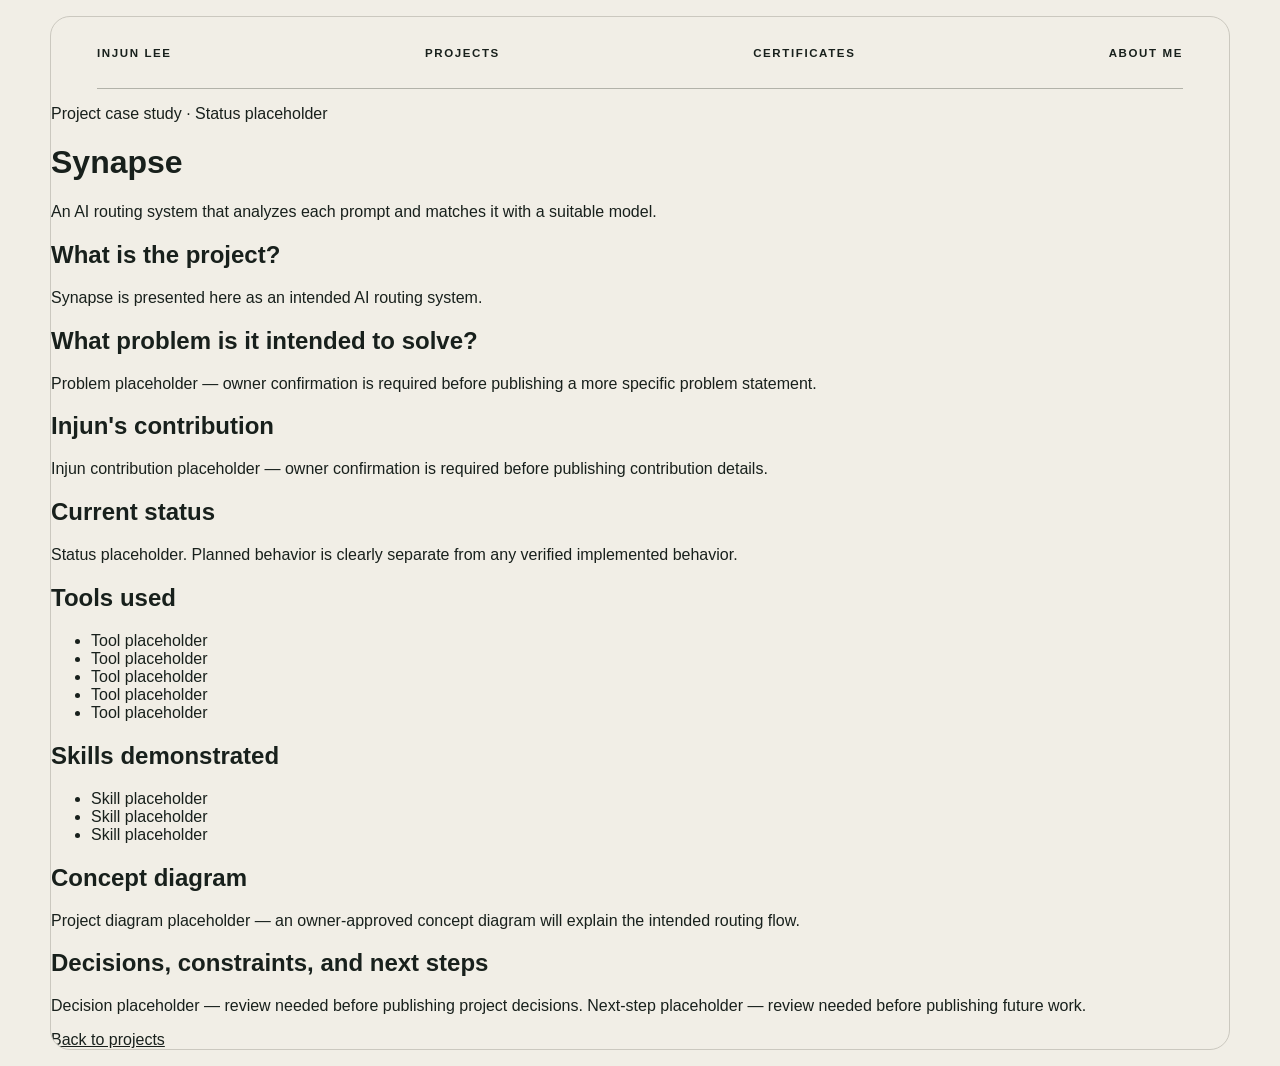
<file: site/projects/synapse/index.html>
<!doctype html>
<html lang="en">
<head>
  <meta charset="utf-8">
  <meta http-equiv="Content-Security-Policy" content="default-src 'none'; script-src 'self'; style-src 'self'; img-src 'self'; font-src 'self'; connect-src 'none'; object-src 'none'; base-uri 'none'; form-action 'none'; frame-src 'none'; media-src 'none'; worker-src 'none'; manifest-src 'none'">
  <meta name="referrer" content="no-referrer">
  <meta name="viewport" content="width=device-width, initial-scale=1">
  <meta name="description" content="Synapse project case study by Injun Lee.">
  <title>Synapse — Injun Lee</title>
  <link rel="icon" href="../../assets/favicon.svg" type="image/svg+xml">
  <link rel="stylesheet" href="../../styles.css">
  <script src="../../script.js" defer></script>
</head>
<body>
  <a class="skip-link" href="#main-content">Skip to main content</a>
  <main class="site-shell case-study" id="main-content">
    <nav class="site-nav" aria-label="Primary"><a class="identity" href="../../">Injun Lee</a><a href="../">Projects</a><a href="../../certificates/">Certificates</a><a href="../../about/">About Me</a></nav>
    <header class="case-study-header"><p class="eyebrow">Project case study · Status placeholder</p><h1>Synapse</h1><p>An AI routing system that analyzes each prompt and matches it with a suitable model.</p></header>
    <section aria-labelledby="synapse-project"><h2 id="synapse-project">What is the project?</h2><p>Synapse is presented here as an intended AI routing system.</p></section>
    <section aria-labelledby="synapse-problem"><h2 id="synapse-problem">What problem is it intended to solve?</h2><p>Problem placeholder — owner confirmation is required before publishing a more specific problem statement.</p></section>
    <section aria-labelledby="synapse-contribution"><h2 id="synapse-contribution">Injun's contribution</h2><p>Injun contribution placeholder — owner confirmation is required before publishing contribution details.</p></section>
    <section aria-labelledby="synapse-status"><h2 id="synapse-status">Current status</h2><p>Status placeholder. Planned behavior is clearly separate from any verified implemented behavior.</p></section>
    <section aria-labelledby="synapse-tools"><h2 id="synapse-tools">Tools used</h2><ul class="tag-list"><li>Tool placeholder</li><li>Tool placeholder</li><li>Tool placeholder</li><li>Tool placeholder</li><li>Tool placeholder</li></ul></section>
    <section aria-labelledby="synapse-skills"><h2 id="synapse-skills">Skills demonstrated</h2><ul><li>Skill placeholder</li><li>Skill placeholder</li><li>Skill placeholder</li></ul></section>
    <section aria-labelledby="synapse-diagram"><h2 id="synapse-diagram">Concept diagram</h2><div class="diagram-placeholder" role="img" aria-label="Project diagram placeholder for the intended Synapse routing flow">Project diagram placeholder — an owner-approved concept diagram will explain the intended routing flow.</div></section>
    <section aria-labelledby="synapse-decisions"><h2 id="synapse-decisions">Decisions, constraints, and next steps</h2><p>Decision placeholder — review needed before publishing project decisions. Next-step placeholder — review needed before publishing future work.</p></section>
    <footer class="page-footer"><a href="../">Back to projects</a></footer>
  </main>
</body>
</html>
</file>
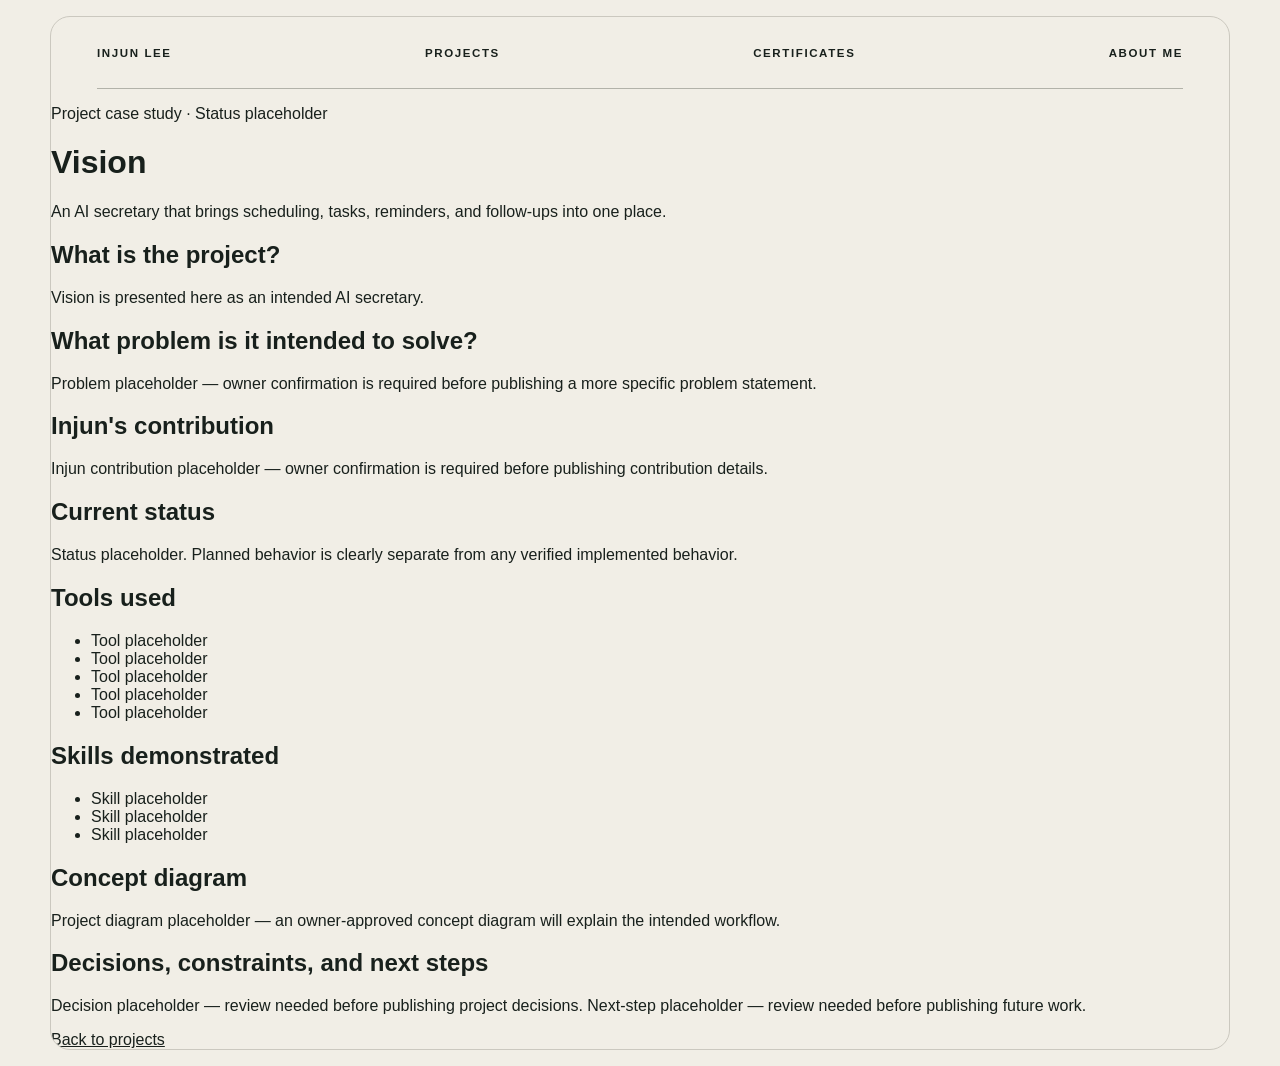
<file: site/projects/vision/index.html>
<!doctype html>
<html lang="en">
<head>
  <meta charset="utf-8">
  <meta http-equiv="Content-Security-Policy" content="default-src 'none'; script-src 'self'; style-src 'self'; img-src 'self'; font-src 'self'; connect-src 'none'; object-src 'none'; base-uri 'none'; form-action 'none'; frame-src 'none'; media-src 'none'; worker-src 'none'; manifest-src 'none'">
  <meta name="referrer" content="no-referrer">
  <meta name="viewport" content="width=device-width, initial-scale=1">
  <meta name="description" content="Vision project case study by Injun Lee.">
  <title>Vision — Injun Lee</title>
  <link rel="icon" href="../../assets/favicon.svg" type="image/svg+xml">
  <link rel="stylesheet" href="../../styles.css">
  <script src="../../script.js" defer></script>
</head>
<body>
  <a class="skip-link" href="#main-content">Skip to main content</a>
  <main class="site-shell case-study" id="main-content">
    <nav class="site-nav" aria-label="Primary"><a class="identity" href="../../">Injun Lee</a><a href="../">Projects</a><a href="../../certificates/">Certificates</a><a href="../../about/">About Me</a></nav>
    <header class="case-study-header"><p class="eyebrow">Project case study · Status placeholder</p><h1>Vision</h1><p>An AI secretary that brings scheduling, tasks, reminders, and follow-ups into one place.</p></header>
    <section aria-labelledby="vision-project"><h2 id="vision-project">What is the project?</h2><p>Vision is presented here as an intended AI secretary.</p></section>
    <section aria-labelledby="vision-problem"><h2 id="vision-problem">What problem is it intended to solve?</h2><p>Problem placeholder — owner confirmation is required before publishing a more specific problem statement.</p></section>
    <section aria-labelledby="vision-contribution"><h2 id="vision-contribution">Injun's contribution</h2><p>Injun contribution placeholder — owner confirmation is required before publishing contribution details.</p></section>
    <section aria-labelledby="vision-status"><h2 id="vision-status">Current status</h2><p>Status placeholder. Planned behavior is clearly separate from any verified implemented behavior.</p></section>
    <section aria-labelledby="vision-tools"><h2 id="vision-tools">Tools used</h2><ul class="tag-list"><li>Tool placeholder</li><li>Tool placeholder</li><li>Tool placeholder</li><li>Tool placeholder</li><li>Tool placeholder</li></ul></section>
    <section aria-labelledby="vision-skills"><h2 id="vision-skills">Skills demonstrated</h2><ul><li>Skill placeholder</li><li>Skill placeholder</li><li>Skill placeholder</li></ul></section>
    <section aria-labelledby="vision-diagram"><h2 id="vision-diagram">Concept diagram</h2><div class="diagram-placeholder" role="img" aria-label="Project diagram placeholder for the intended Vision workflow">Project diagram placeholder — an owner-approved concept diagram will explain the intended workflow.</div></section>
    <section aria-labelledby="vision-decisions"><h2 id="vision-decisions">Decisions, constraints, and next steps</h2><p>Decision placeholder — review needed before publishing project decisions. Next-step placeholder — review needed before publishing future work.</p></section>
    <footer class="page-footer"><a href="../">Back to projects</a></footer>
  </main>
</body>
</html>
</file>
<file: site/styles.css>
:root {
  color-scheme: light;
  --paper: #f1eee6;
  --panel: #e2e6dc;
  --ink: #18201c;
  --forest: #356351;
  --copper: #b86f4b;
  --slate: #718999;
  --rule: #b2b2a9;
  --display: Georgia, 'Times New Roman', serif;
  --sans: 'Segoe UI Variable', 'Segoe UI', Arial, sans-serif;
}

*, *::before, *::after { box-sizing: border-box; }
html { scroll-behavior: smooth; }
body { margin: 0; background: var(--paper); color: var(--ink); font-family: var(--sans); }
a { color: inherit; }
.skip-link { position: fixed; left: 1rem; top: 1rem; z-index: 20; transform: translateY(-180%); background: var(--ink); color: var(--paper); padding: .7rem 1rem; }
.skip-link:focus { transform: none; }
:focus-visible { outline: 3px solid var(--copper); outline-offset: 4px; }
.site-shell { width: min(100% - 2rem, 1180px); margin: 1rem auto; border: 1px solid #cbc8bf; border-radius: 20px; overflow: clip; }
.site-nav { min-height: 72px; margin: 0 46px; display: flex; align-items: center; justify-content: space-between; border-bottom: 1px solid var(--rule); font-size: .72rem; font-weight: 700; letter-spacing: .14em; text-transform: uppercase; }
.site-nav a { text-decoration: none; }
.site-nav a, .hero-jump { transition: color .2s ease; }
.site-footer > a { transition: box-shadow .2s ease; }
.hero { min-height: 690px; padding: 82px 46px 72px; display: grid; grid-template-columns: 1fr 1fr; gap: 48px; align-items: center; }
.hero h1 { margin: 0; font: 500 clamp(2.65rem, 4.6vw, 4.65rem)/.94 var(--display); letter-spacing: -.05em; }
.hero h1 span { display: block; }
.hero-name { width: max-content; margin-bottom: 1.25rem; font: 680 clamp(1.75rem, 3vw, 2.2rem)/1 var(--sans); letter-spacing: -.045em; }
.hero-name::after { content: ''; display: block; width: 42px; height: 2px; margin-top: .75rem; background: var(--copper); }
.hero-copy > p { max-width: 42rem; margin: 1.8rem 0 2.2rem; color: #505951; font-size: 1rem; line-height: 1.75; }
.hero-jump { display: inline-flex; align-items: center; gap: .7rem; color: #59635c; font-size: .66rem; letter-spacing: .13em; text-decoration: none; text-transform: uppercase; }
.hero-jump::before { content: ''; width: 28px; height: 1px; background: var(--copper); }
.solar-system { position: relative; width: min(100%, 420px); aspect-ratio: 1; justify-self: center; }
.orbit, .core, .core-halo { position: absolute; left: 50%; top: 50%; border-radius: 50%; transform: translate(-50%, -50%); }
.orbit { border: 1px solid rgb(53 99 81 / 38%); }
.orbit::before, .orbit::after { content: ''; position: absolute; left: 50%; border-radius: 50%; }
.orbit::after { top: -5px; width: 9px; height: 9px; background: var(--copper); }
.orbit::before { bottom: -4px; width: 6px; height: 6px; background: rgb(53 99 81 / 72%); }
.orbit-one { width: 94px; height: 94px; animation: orbit-clockwise 7s linear infinite; }
.orbit-two { width: 164px; height: 164px; border-color: rgb(184 111 75 / 24%); animation: orbit-counter 12s linear infinite; }
.orbit-three { width: 246px; height: 246px; border-color: rgb(113 137 153 / 44%); animation: orbit-clockwise 19s linear infinite reverse; }
.orbit-four { width: 342px; height: 342px; border-style: dashed; opacity: .56; animation: orbit-counter 29s linear infinite; }
.orbit-three::after, .orbit-four::before { background: var(--copper); }
.orbit-four::after { background: var(--slate); }
.core { width: 25px; height: 25px; background: var(--forest); box-shadow: 0 0 0 12px rgb(53 99 81 / 8%), 0 12px 35px rgb(53 99 81 / 23%); }
.core-halo { width: 74px; height: 74px; border: 1px solid rgb(53 99 81 / 25%); animation: halo 4s ease-in-out infinite; }
@keyframes orbit-clockwise { to { transform: translate(-50%, -50%) rotate(360deg); } }
@keyframes orbit-counter { from { transform: translate(-50%, -50%) rotate(38deg); } to { transform: translate(-50%, -50%) rotate(-322deg); } }
@keyframes halo { 50% { transform: translate(-50%, -50%) scale(1.13); opacity: .72; } }

.work-section { padding: 0 46px; }
.section-heading { display: grid; grid-template-columns: 1fr 1fr; gap: 30px; padding: 31px 0 14px; border-top: 1px solid var(--rule); color: #606961; font-size: .63rem; letter-spacing: .13em; text-transform: uppercase; }
.section-heading h2, .section-heading p { margin: 0; font: inherit; }
.section-heading h2 { color: var(--ink); font-weight: 700; }
.section-heading p { text-align: right; }
.project { border-top: 1px solid var(--rule); }
.project:last-child { border-bottom: 1px solid var(--rule); }
.project-summary { display: grid; grid-template-columns: 52px 1fr auto; gap: 18px; align-items: start; padding: 30px 4px 28px; cursor: pointer; list-style: none; }
.project-summary::-webkit-details-marker { display: none; }
.project-summary::marker { content: ''; }
.project-number { padding-top: 8px; color: var(--forest); font-size: .62rem; font-weight: 750; }
.project-copy { display: block; }
.project-name { display: block; font: 680 clamp(1.9rem, 3.2vw, 2.7rem)/1 var(--sans); letter-spacing: -.05em; }
.project-line { display: block; max-width: 58rem; margin: 9px 0 15px; color: #505951; font-size: .82rem; line-height: 1.55; }
.topics { display: flex; flex-wrap: wrap; gap: 7px; }
.topics > span { padding: 5px 8px; border: 1px solid #a4aaa4; border-radius: 999px; color: #59635c; font-size: .55rem; letter-spacing: .06em; text-transform: uppercase; }
.topics > span:nth-child(2) { border-color: rgb(113 137 153 / 62%); }
.topics > span:nth-child(3) { border-color: rgb(184 111 75 / 62%); }
.project-plus { padding-top: 4px; color: var(--forest); font-size: 1.35rem; font-weight: 300; transition: transform .28s ease, color .28s ease; }
.project[open] { margin-inline: -15px; padding-inline: 15px; background: #e8e9e1; }
.project[open] .project-plus { color: var(--copper); transform: rotate(45deg); }
.project-panel { padding: 0 22px 25px; }
.project-visual { margin: 0; padding-top: 22px; }
.project-visual figcaption { display: flex; justify-content: space-between; margin-bottom: 13px; color: var(--forest); font-size: .55rem; font-weight: 750; letter-spacing: .1em; text-transform: uppercase; }
.project-visual figcaption span:last-child { color: var(--forest); font-weight: 500; }
.synapse-diagram, .june-layout, .mm-layout { width: 100%; border: 1px solid #c3c5bc; border-radius: 11px; background: #f7f5ef; }

.synapse-diagram { display: block; height: 220px; }
.synapse-diagram text { fill: var(--ink); font: 9px var(--sans); }
.diagram-box { fill: #fcfbf7; stroke: #95a099; }
.prompt-box { fill: #f0ded3; stroke: var(--copper); stroke-width: 1.6; }
.diagram-label { font-weight: 700 !important; }
.router-box { fill: #e4ece7; stroke: var(--forest); stroke-width: 1.4; }
.router-label { fill: var(--forest) !important; font-weight: 700 !important; }
.router-subtitle { fill: #596159 !important; opacity: 1; }
.route { fill: none; stroke: #9ea8a1; stroke-width: 1.2; stroke-dasharray: 180; stroke-dashoffset: 0; }
.route-selected { stroke: var(--copper); stroke-width: 2; }
.route-b.route-selected { stroke: var(--forest); }
.model-selected { fill: #f0ded3; stroke: var(--copper); stroke-width: 1.6; }
.answer-box { fill: #e4ece7; stroke: var(--forest); }
.answer-copy { opacity: 1; }
.project.is-animating .route { stroke-dashoffset: 180; animation: draw-route .5s ease-out .58s forwards; }
.project.is-animating .route-a { animation-delay: .95s; }
.project.is-animating .route-b { animation-delay: 1.2s; }
.project.is-animating .route-c { animation-delay: 1.45s; }
.project.is-animating .route-d { animation-delay: 1.7s; }
.project.is-animating .route-answer { animation-delay: 2.1s; }
.project.is-animating .answer-copy { opacity: 0; animation: reveal .4s ease-out 2.5s forwards; }
@keyframes draw-route { to { stroke-dashoffset: 0; } }
@keyframes reveal { to { opacity: 1; } }

.june-layout, .mm-layout { min-height: 242px; display: grid; gap: 14px; padding: 14px; }
.june-layout { grid-template-columns: 1.35fr .65fr; }
.calendar-card, .todo-card, .chart-card, .insights-card { min-width: 0; padding: 12px; border: 1px solid #c9cbc3; border-radius: 9px; background: #fcfbf7; }
.mini-heading { display: flex; justify-content: space-between; margin-bottom: 10px; color: var(--forest); font-size: .55rem; font-weight: 750; letter-spacing: .09em; text-transform: uppercase; }
.schedule-grid { display: grid; grid-template-columns: 34px repeat(5, minmax(0, 1fr)); grid-auto-rows: 29px; gap: 3px; }
.schedule-grid > span:not(.time):not(.slot) { display: grid; place-items: center; color: var(--forest); font-size: .45rem; font-weight: 700; }
.time { display: flex; align-items: center; color: var(--forest); font-size: .45rem; }
.slot { position: relative; overflow: hidden; border: 1px solid #e0e1db; border-radius: 3px; }
.calendar-event { position: absolute; inset: 3px; display: flex; align-items: center; padding: 0 4px; border-radius: 3px; background: var(--forest); color: #fff; font-size: .42rem; white-space: nowrap; opacity: 1; transform: none; transform-origin: left; }
.calendar-event.copper { background: var(--copper); }
.calendar-event.slate { background: var(--slate); }
.project.is-animating .calendar-event { opacity: 0; transform: scaleX(0); animation: event-in .46s ease-out forwards; }
.project.is-animating .event-one { animation-delay: .15s; }
.project.is-animating .event-two { animation-delay: .5s; }
.project.is-animating .event-three { animation-delay: .85s; }
.project.is-animating .event-four { animation-delay: 1.2s; }
.project.is-animating .event-five { animation-delay: 1.55s; }
@keyframes event-in { to { opacity: 1; transform: scaleX(1); } }
.task { display: grid; grid-template-columns: 16px 1fr; gap: 7px; align-items: center; margin: 9px 0; color: #596159; font-size: .62rem; }
.task::before { content: '✓'; display: grid; place-items: center; width: 14px; height: 14px; border: 1px solid var(--forest); border-radius: 50%; background: var(--forest); color: #fff; }
.project.is-animating .task::before { border-color: var(--forest); background: transparent; color: transparent; }
.project.is-animating .task-one::before { animation: check-task .42s ease-out 1.82s forwards; }
.project.is-animating .task-two::before { animation: check-task .42s ease-out 2.15s forwards; }
.project.is-animating .task-three::before { animation: check-task .42s ease-out 2.48s forwards; }
.project.is-animating .task-four::before { animation: check-task .42s ease-out 2.81s forwards; }
@keyframes check-task { to { border-color: var(--forest); background: var(--forest); color: #fff; } }

.mm-layout { grid-template-columns: 1.3fr .7fr; }
.chart-card, .insights-card { position: relative; overflow: hidden; }
.spending-chart { width: 100%; height: 135px; }
.chart-grid { stroke: #dcded7; }
.spending-chart text { fill: var(--forest); font: 6px var(--sans); }
.spending-path { fill: none; stroke: var(--copper); stroke-width: 2.4; stroke-dasharray: 520; stroke-dashoffset: 0; }
.chart-point { fill: var(--copper); opacity: 1; }
.project.is-animating .spending-path { stroke-dashoffset: 520; animation: draw-chart 1.65s ease-out forwards; }
.project.is-animating .chart-point { opacity: 0; animation: reveal .35s ease-out 1.45s forwards; }
@keyframes draw-chart { to { stroke-dashoffset: 0; } }
.budget-copy { display: flex; justify-content: space-between; margin-top: 3px; color: #5e675f; font-size: .55rem; }
.budget-copy strong { color: var(--forest); }
.budget-track { height: 6px; margin-top: 7px; overflow: hidden; border-radius: 999px; background: #dadcd5; }
.budget-fill { display: block; width: 60%; height: 100%; background: var(--forest); }
.project.is-animating .budget-fill { width: 0; animation: fill-budget 1s ease-out .75s forwards; }
@keyframes fill-budget { to { width: 60%; } }
.insight-card { position: absolute; left: 11px; right: 11px; margin: 0; padding: 9px; border-radius: 8px; background: #e6ece7; color: #49544c; font-size: .6rem; line-height: 1.45; box-shadow: 0 7px 18px rgb(36 54 44 / 9%); opacity: 1; transform: none; }
.insight-card strong { display: block; margin-bottom: 3px; color: var(--forest); font-size: .52rem; letter-spacing: .07em; text-transform: uppercase; }
.insight-one { top: 42px; border-left: 3px solid var(--copper); }
.insight-two { top: 115px; border-left: 3px solid var(--slate); }
.project.is-animating .insight-one, .project.is-animating .insight-two { opacity: 0; transform: translateY(7px); }
.project.is-animating .insight-one { animation: show-insight .48s ease-out 1.5s forwards; }
.project.is-animating .insight-two { animation: show-insight .48s ease-out 2s forwards; }
@keyframes show-insight { to { opacity: 1; transform: none; } }

.site-footer { margin-top: 85px; padding: 45px 46px 35px; display: grid; grid-template-columns: 1.4fr .6fr; align-items: end; gap: 30px; background: var(--ink); color: var(--paper); }
.site-footer p { margin: 0; color: #a9b3ac; font-size: .6rem; letter-spacing: .13em; text-transform: uppercase; }
.site-footer h2 { max-width: 660px; margin: 11px 0 0; font: 500 clamp(2.3rem, 4vw, 3.4rem)/1 var(--display); letter-spacing: -.035em; }
.site-footer > a { justify-self: end; padding-bottom: 6px; border-bottom: 1px solid var(--copper); color: var(--paper); font-size: .68rem; letter-spacing: .1em; text-decoration: none; text-transform: uppercase; }
.footer-meta { grid-column: 1 / -1; display: flex; justify-content: space-between; margin-top: 25px !important; padding-top: 18px; border-top: 1px solid #465049; }

@media (hover: hover) and (pointer: fine) {
  .site-nav a:hover, .hero-jump:hover { color: var(--forest); }
  .site-footer > a:hover { color: var(--paper); box-shadow: 0 2px 0 var(--copper); }
}

@media (max-width: 820px) {
  .site-shell { width: min(100% - 1rem, 1180px); margin: .5rem auto; border-radius: 14px; }
  .site-nav { margin: 0 22px; }
  .hero { min-height: auto; padding: 52px 22px 64px; grid-template-columns: 1fr; }
  .hero h1 { font-size: clamp(2.8rem, 12vw, 4.6rem); }
  .solar-system { width: min(88vw, 390px); }
  .project-summary { grid-template-columns: 34px 1fr auto; }
  .project-panel { padding-inline: 0; }
  .june-layout, .mm-layout { grid-template-columns: 1fr; }
  .site-footer { grid-template-columns: 1fr; padding: 42px 22px 30px; }
}

@media (max-width: 420px) {
  .hero h1 { font-size: clamp(2.5rem, 12vw, 3.4rem); }
  .project-summary { gap: 10px; }
  .topics { gap: 5px; }
  .topics > span { font-size: .58rem; }
}

@media (prefers-reduced-motion: reduce) {
  html { scroll-behavior: auto; }
  *, *::before, *::after { animation-duration: .001ms !important; animation-iteration-count: 1 !important; animation-delay: 0s !important; transition-duration: .001ms !important; transition-delay: 0s !important; }
  .route, .spending-path { stroke-dashoffset: 0 !important; }
  .calendar-event, .chart-point, .insight-card, .answer-copy { opacity: 1 !important; transform: none !important; }
  .budget-fill { width: 60% !important; }
  .project.is-animating .task::before { animation: none !important; border-color: var(--forest) !important; background: var(--forest) !important; color: #fff !important; }
}
</file>
